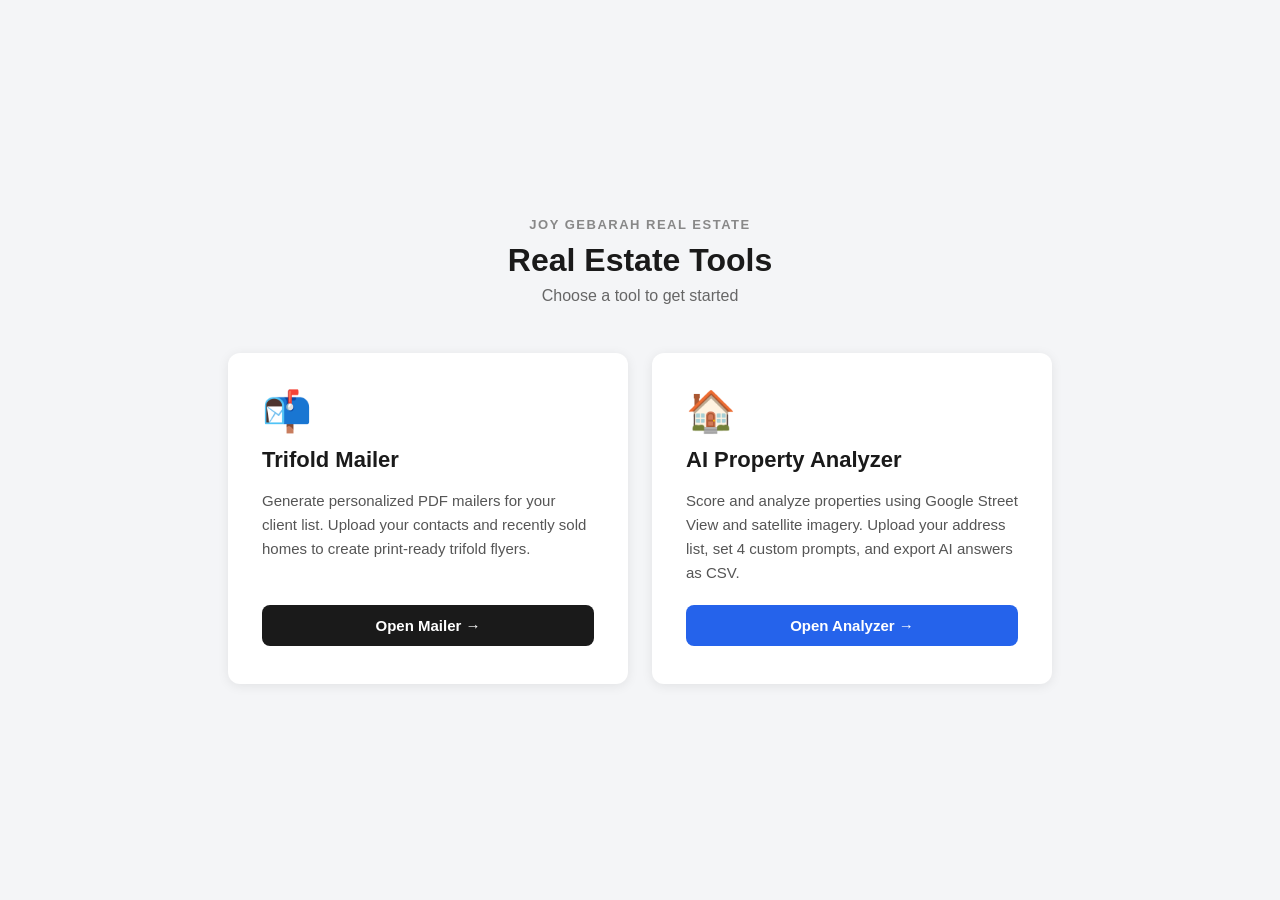
<file: templates/home.html>
<!DOCTYPE html>
<html lang="en">
<head>
    <meta charset="UTF-8">
    <meta name="viewport" content="width=device-width, initial-scale=1.0">
    <title>Joy Gebarah — Real Estate Tools</title>
    <style>
        * { box-sizing: border-box; margin: 0; padding: 0; }

        body {
            font-family: -apple-system, BlinkMacSystemFont, 'Segoe UI', Roboto, sans-serif;
            background: #f4f5f7;
            min-height: 100vh;
            display: flex;
            flex-direction: column;
            align-items: center;
            justify-content: center;
            padding: 40px 20px;
        }

        .page-title {
            font-size: 13px;
            font-weight: 600;
            letter-spacing: 1.5px;
            text-transform: uppercase;
            color: #888;
            margin-bottom: 10px;
            text-align: center;
        }

        h1 {
            font-size: 32px;
            font-weight: 700;
            color: #1a1a1a;
            margin-bottom: 8px;
            text-align: center;
        }

        .subtitle {
            font-size: 16px;
            color: #666;
            margin-bottom: 48px;
            text-align: center;
        }

        .cards {
            display: flex;
            gap: 24px;
            flex-wrap: wrap;
            justify-content: center;
            max-width: 860px;
            width: 100%;
        }

        .card {
            background: #fff;
            border-radius: 12px;
            padding: 36px 32px;
            flex: 1;
            min-width: 300px;
            max-width: 400px;
            box-shadow: 0 2px 12px rgba(0,0,0,0.08);
            border: 2px solid transparent;
            transition: border-color 0.2s, box-shadow 0.2s, transform 0.2s;
            display: flex;
            flex-direction: column;
            gap: 16px;
        }

        .card:hover {
            border-color: #2563eb;
            box-shadow: 0 8px 24px rgba(37,99,235,0.12);
            transform: translateY(-2px);
        }

        .card-icon {
            font-size: 40px;
            line-height: 1;
        }

        .card h2 {
            font-size: 22px;
            font-weight: 700;
            color: #1a1a1a;
        }

        .card p {
            font-size: 15px;
            color: #555;
            line-height: 1.6;
            flex: 1;
        }

        .card-btn {
            display: inline-block;
            background: #2563eb;
            color: #fff;
            text-decoration: none;
            padding: 12px 24px;
            border-radius: 8px;
            font-size: 15px;
            font-weight: 600;
            text-align: center;
            transition: background 0.2s;
            margin-top: 4px;
        }

        .card-btn:hover { background: #1d4ed8; }

        .card-btn.dark {
            background: #1a1a1a;
        }

        .card-btn.dark:hover { background: #333; }
    </style>
</head>
<body>
    <div class="page-title">Joy Gebarah Real Estate</div>
    <h1>Real Estate Tools</h1>
    <p class="subtitle">Choose a tool to get started</p>

    <div class="cards">
        <div class="card">
            <div class="card-icon">📬</div>
            <h2>Trifold Mailer</h2>
            <p>Generate personalized PDF mailers for your client list. Upload your contacts and recently sold homes to create print-ready trifold flyers.</p>
            <a href="/mailer" class="card-btn dark">Open Mailer &rarr;</a>
        </div>

        <div class="card">
            <div class="card-icon">🏠</div>
            <h2>AI Property Analyzer</h2>
            <p>Score and analyze properties using Google Street View and satellite imagery. Upload your address list, set 4 custom prompts, and export AI answers as CSV.</p>
            <a href="/analyzer" class="card-btn">Open Analyzer &rarr;</a>
        </div>
    </div>
</body>
</html>
</file>
